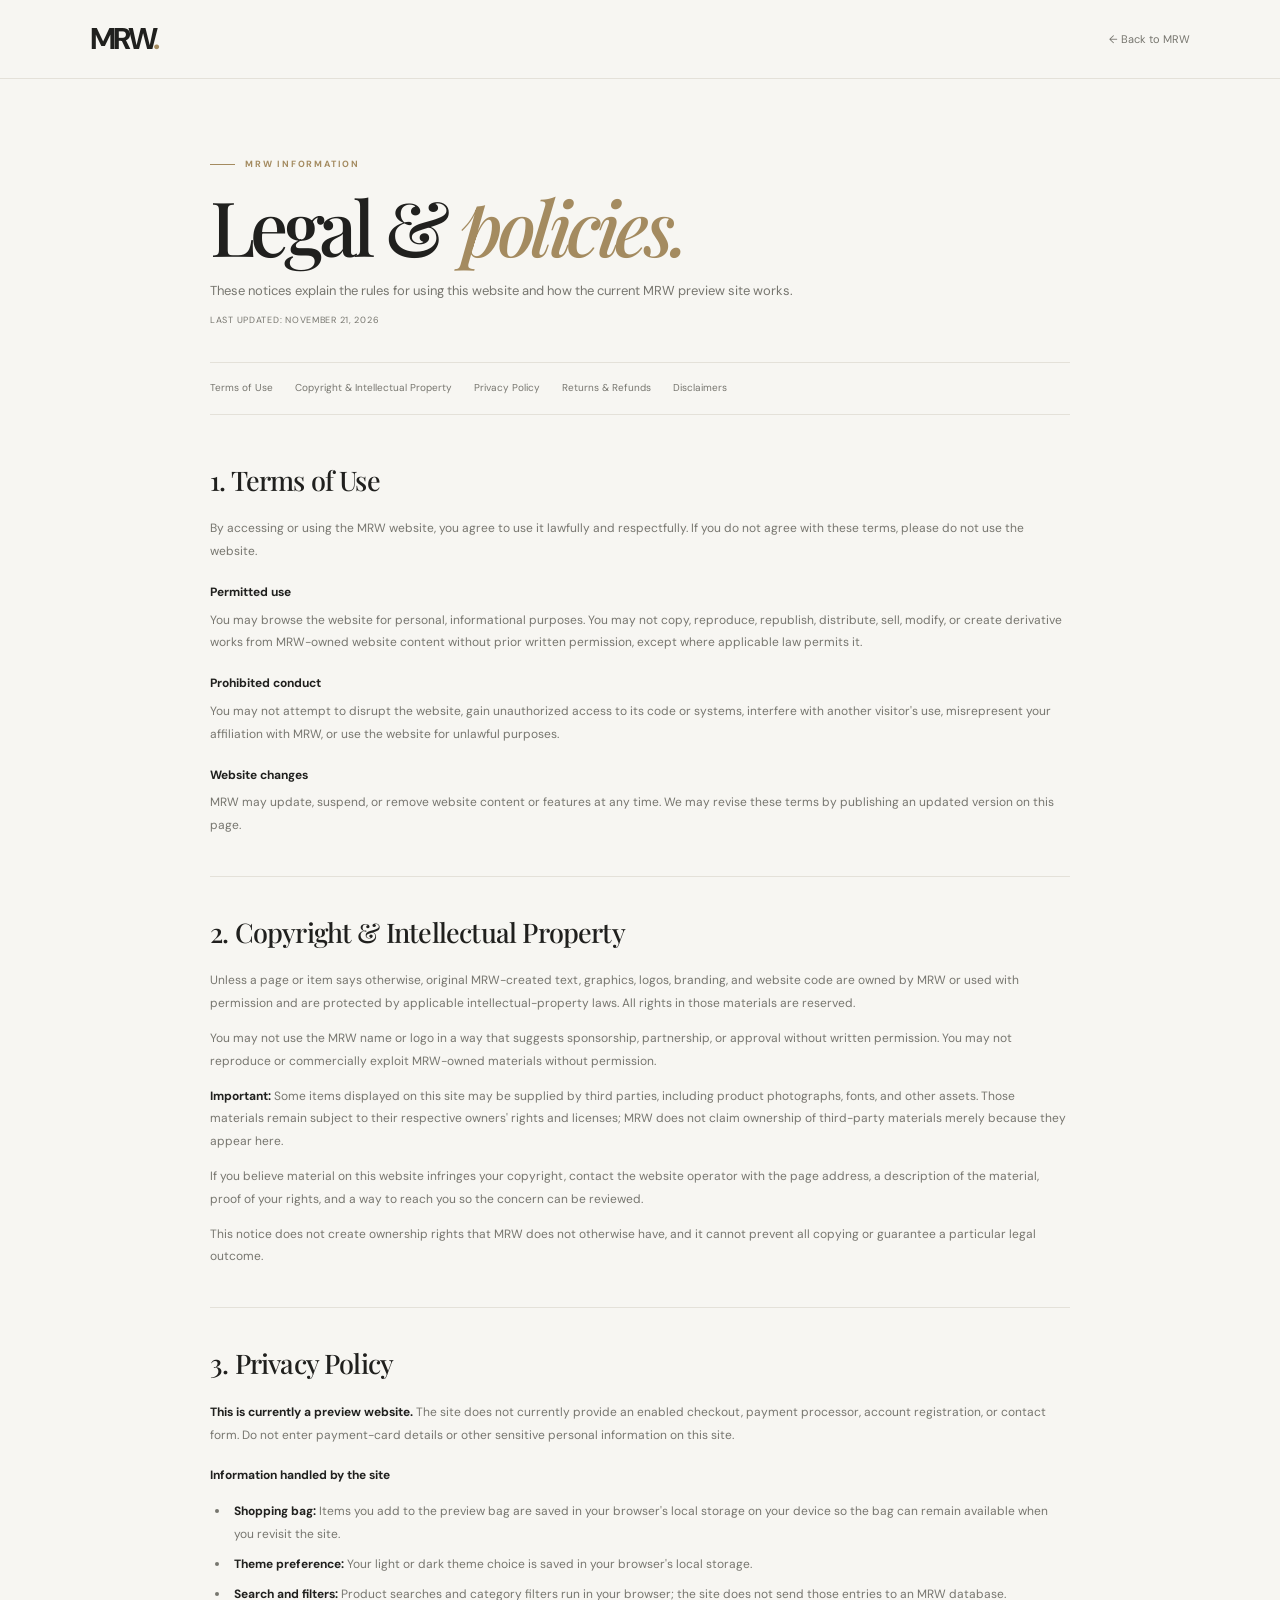
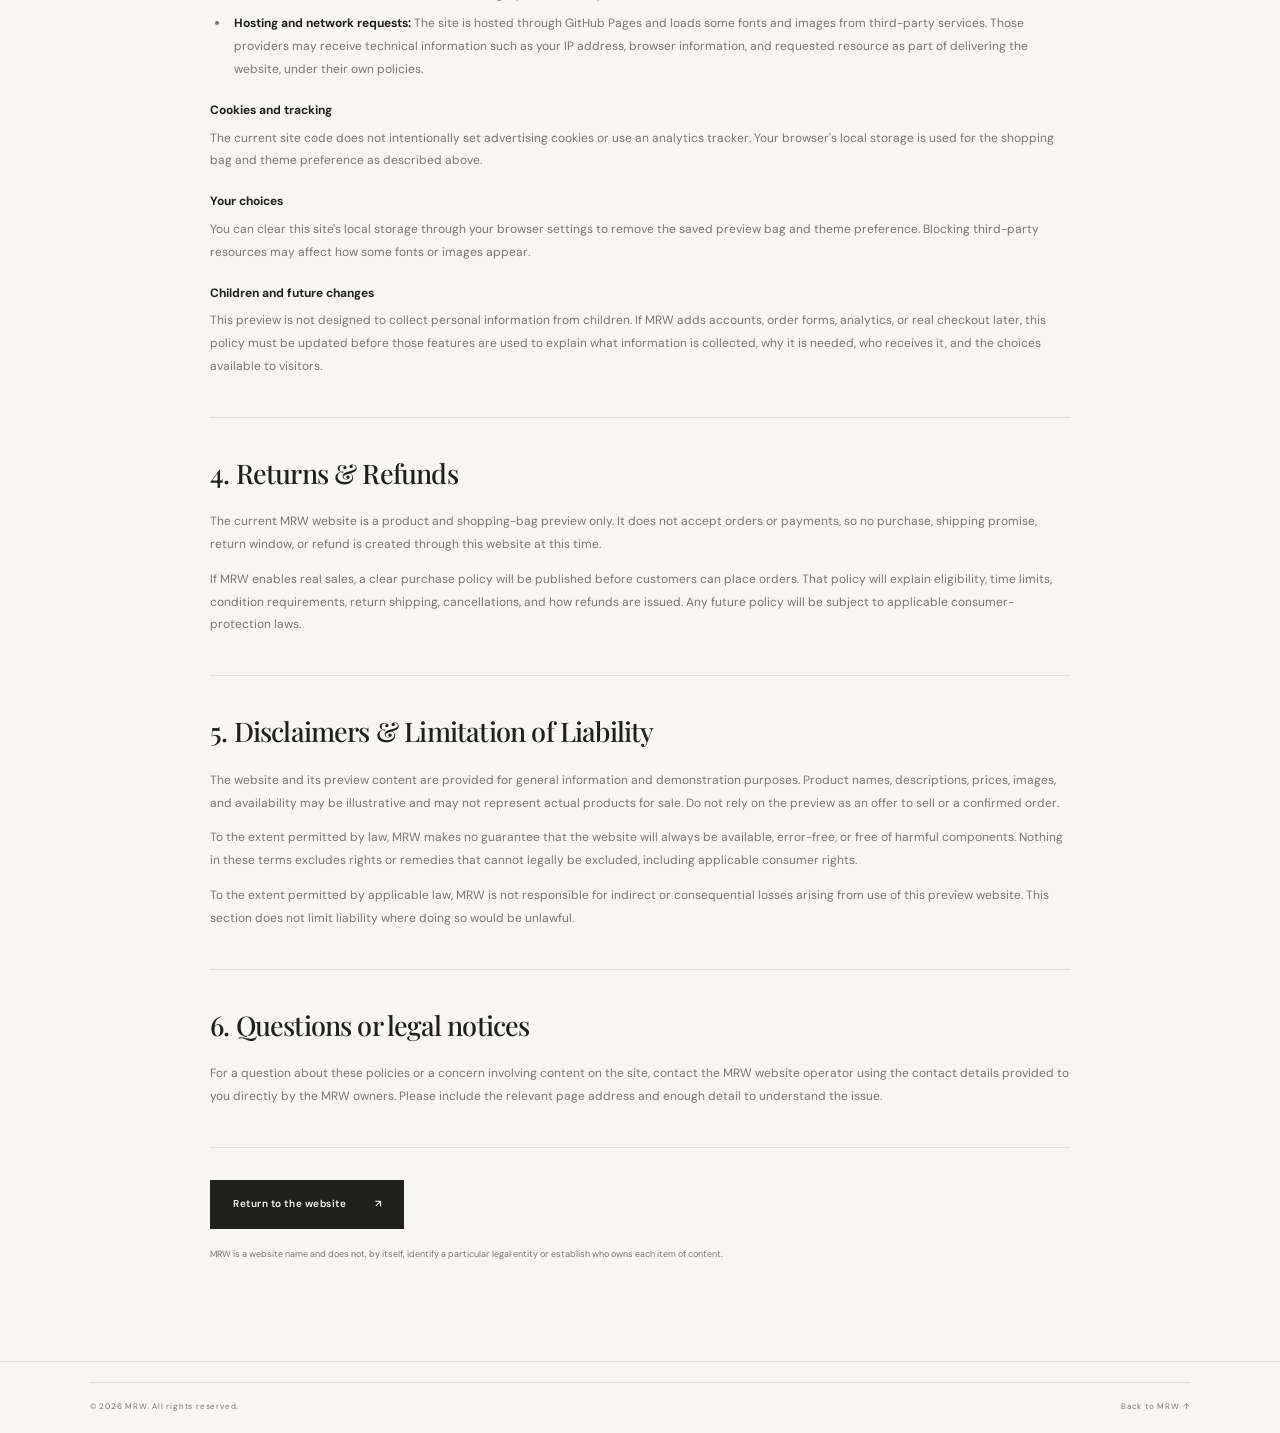
<file: legal.html>
<!doctype html>
<html lang="en">
<head>
  <meta charset="utf-8">
  <meta name="viewport" content="width=device-width, initial-scale=1">
  <meta name="description" content="MRW website terms, privacy information, intellectual property notice, and returns information.">
  <meta name="theme-color" content="#f7f6f2">
  <title>Legal &amp; Policies — MRW</title>
  <link rel="preconnect" href="https://fonts.googleapis.com">
  <link rel="preconnect" href="https://fonts.gstatic.com" crossorigin>
  <link href="https://fonts.googleapis.com/css2?family=DM+Sans:wght@400;500;600;700&family=Playfair+Display:wght@500;600&display=swap" rel="stylesheet">
  <link rel="stylesheet" href="style.css">
</head>
<body class="legal-body">
  <header class="legal-header">
    <a class="wordmark" href="index.html" aria-label="MRW home">MRW<span>.</span></a>
    <a class="back-to-shop" href="index.html">← Back to MRW</a>
  </header>
  <main class="legal-page">
    <p class="eyebrow"><span class="eyebrow-line"></span> MRW INFORMATION</p>
    <h1>Legal &amp; <em>policies.</em></h1>
    <p class="legal-intro">These notices explain the rules for using this website and how the current MRW preview site works.</p>
    <p class="legal-updated">Last updated: November 21, 2026</p>

    <nav class="legal-toc" aria-label="On this page">
      <a href="#terms">Terms of Use</a>
      <a href="#copyright">Copyright &amp; Intellectual Property</a>
      <a href="#privacy">Privacy Policy</a>
      <a href="#returns">Returns &amp; Refunds</a>
      <a href="#disclaimer">Disclaimers</a>
    </nav>

    <section class="legal-section" id="terms">
      <h2>1. Terms of Use</h2>
      <p>By accessing or using the MRW website, you agree to use it lawfully and respectfully. If you do not agree with these terms, please do not use the website.</p>
      <h3>Permitted use</h3>
      <p>You may browse the website for personal, informational purposes. You may not copy, reproduce, republish, distribute, sell, modify, or create derivative works from MRW-owned website content without prior written permission, except where applicable law permits it.</p>
      <h3>Prohibited conduct</h3>
      <p>You may not attempt to disrupt the website, gain unauthorized access to its code or systems, interfere with another visitor's use, misrepresent your affiliation with MRW, or use the website for unlawful purposes.</p>
      <h3>Website changes</h3>
      <p>MRW may update, suspend, or remove website content or features at any time. We may revise these terms by publishing an updated version on this page.</p>
    </section>

    <section class="legal-section" id="copyright">
      <h2>2. Copyright &amp; Intellectual Property</h2>
      <p>Unless a page or item says otherwise, original MRW-created text, graphics, logos, branding, and website code are owned by MRW or used with permission and are protected by applicable intellectual-property laws. All rights in those materials are reserved.</p>
      <p>You may not use the MRW name or logo in a way that suggests sponsorship, partnership, or approval without written permission. You may not reproduce or commercially exploit MRW-owned materials without permission.</p>
      <p><strong>Important:</strong> Some items displayed on this site may be supplied by third parties, including product photographs, fonts, and other assets. Those materials remain subject to their respective owners' rights and licenses; MRW does not claim ownership of third-party materials merely because they appear here.</p>
      <p>If you believe material on this website infringes your copyright, contact the website operator with the page address, a description of the material, proof of your rights, and a way to reach you so the concern can be reviewed.</p>
      <p>This notice does not create ownership rights that MRW does not otherwise have, and it cannot prevent all copying or guarantee a particular legal outcome.</p>
    </section>

    <section class="legal-section" id="privacy">
      <h2>3. Privacy Policy</h2>
      <p><strong>This is currently a preview website.</strong> The site does not currently provide an enabled checkout, payment processor, account registration, or contact form. Do not enter payment-card details or other sensitive personal information on this site.</p>
      <h3>Information handled by the site</h3>
      <ul>
        <li><strong>Shopping bag:</strong> Items you add to the preview bag are saved in your browser's local storage on your device so the bag can remain available when you revisit the site.</li>
        <li><strong>Theme preference:</strong> Your light or dark theme choice is saved in your browser's local storage.</li>
        <li><strong>Search and filters:</strong> Product searches and category filters run in your browser; the site does not send those entries to an MRW database.</li>
        <li><strong>Hosting and network requests:</strong> The site is hosted through GitHub Pages and loads some fonts and images from third-party services. Those providers may receive technical information such as your IP address, browser information, and requested resource as part of delivering the website, under their own policies.</li>
      </ul>
      <h3>Cookies and tracking</h3>
      <p>The current site code does not intentionally set advertising cookies or use an analytics tracker. Your browser's local storage is used for the shopping bag and theme preference as described above.</p>
      <h3>Your choices</h3>
      <p>You can clear this site's local storage through your browser settings to remove the saved preview bag and theme preference. Blocking third-party resources may affect how some fonts or images appear.</p>
      <h3>Children and future changes</h3>
      <p>This preview is not designed to collect personal information from children. If MRW adds accounts, order forms, analytics, or real checkout later, this policy must be updated before those features are used to explain what information is collected, why it is needed, who receives it, and the choices available to visitors.</p>
    </section>

    <section class="legal-section" id="returns">
      <h2>4. Returns &amp; Refunds</h2>
      <p>The current MRW website is a product and shopping-bag preview only. It does not accept orders or payments, so no purchase, shipping promise, return window, or refund is created through this website at this time.</p>
      <p>If MRW enables real sales, a clear purchase policy will be published before customers can place orders. That policy will explain eligibility, time limits, condition requirements, return shipping, cancellations, and how refunds are issued. Any future policy will be subject to applicable consumer-protection laws.</p>
    </section>

    <section class="legal-section" id="disclaimer">
      <h2>5. Disclaimers &amp; Limitation of Liability</h2>
      <p>The website and its preview content are provided for general information and demonstration purposes. Product names, descriptions, prices, images, and availability may be illustrative and may not represent actual products for sale. Do not rely on the preview as an offer to sell or a confirmed order.</p>
      <p>To the extent permitted by law, MRW makes no guarantee that the website will always be available, error-free, or free of harmful components. Nothing in these terms excludes rights or remedies that cannot legally be excluded, including applicable consumer rights.</p>
      <p>To the extent permitted by applicable law, MRW is not responsible for indirect or consequential losses arising from use of this preview website. This section does not limit liability where doing so would be unlawful.</p>
    </section>

    <section class="legal-section" id="contact">
      <h2>6. Questions or legal notices</h2>
      <p>For a question about these policies or a concern involving content on the site, contact the MRW website operator using the contact details provided to you directly by the MRW owners. Please include the relevant page address and enough detail to understand the issue.</p>
    </section>
    <p class="legal-return"><a class="button button-dark" href="index.html">Return to the website <span aria-hidden="true">↗</span></a></p>
    <p class="legal-small">MRW is a website name and does not, by itself, identify a particular legal entity or establish who owns each item of content.</p>
  </main>
  <footer class="site-footer legal-footer">
    <div class="footer-bottom"><span>© 2026 MRW. All rights reserved.</span><a href="index.html">Back to MRW ↑</a></div>
  </footer>
</body>
</html>
</file>
<file: style.css>
:root {
  color-scheme: light;
  --page: #f7f6f2;
  --surface: #fffefa;
  --surface-soft: #efeee8;
  --ink: #20201e;
  --muted: #77766f;
  --line: #e4e1d9;
  --accent: #a48b60;
  --accent-soft: #d8c8a9;
  --shadow: 0 24px 70px rgba(25, 24, 21, .13);
  --header-height: 76px;
}
:root[data-theme="dark"] {
  color-scheme: dark;
  --page: #171715;
  --surface: #20201d;
  --surface-soft: #292823;
  --ink: #f2efe7;
  --muted: #aaa69b;
  --line: #3b3932;
  --accent: #c5aa79;
  --accent-soft: #62543b;
  --shadow: 0 24px 70px rgba(0, 0, 0, .38);
}
* { box-sizing: border-box; }
html { scroll-behavior: smooth; scroll-padding-top: 30px; }
body {
  margin: 0;
  background: var(--page);
  color: var(--ink);
  font-family: "DM Sans", Arial, sans-serif;
  font-size: 14px;
  line-height: 1.65;
  transition: background .25s ease, color .25s ease;
}
body, button, input, select { font-family: "DM Sans", Arial, sans-serif; }
a { color: inherit; text-decoration: none; }
button, input, select { color: inherit; }
button { -webkit-tap-highlight-color: transparent; }
button:focus-visible, a:focus-visible, input:focus-visible, select:focus-visible {
  outline: 2px solid var(--accent);
  outline-offset: 4px;
}
::selection { background: var(--accent-soft); color: var(--ink); }
.announcement-bar {
  min-height: 32px;
  display: grid;
  place-items: center;
  padding: 5px 16px;
  background: #24231f;
  color: #f7f6f2;
  text-align: center;
}
.announcement-bar p {
  margin: 0;
  font-size: 9px;
  font-weight: 500;
  letter-spacing: .14em;
  text-transform: uppercase;
}
.announcement-bar span { padding: 0 5px; color: #cbb58c; }
.site-header {
  position: relative;
  z-index: 10;
  height: var(--header-height);
  display: grid;
  grid-template-columns: 1fr 2fr 1fr;
  align-items: center;
  padding: 0 7%;
  border-bottom: 1px solid var(--line);
  background: var(--page);
}
.wordmark {
  width: fit-content;
  color: var(--ink);
  font-size: 30px;
  font-weight: 700;
  letter-spacing: -.095em;
  line-height: 1;
}
.wordmark span { color: var(--accent); }
.main-nav { display: flex; justify-content: center; align-items: center; gap: clamp(20px, 3vw, 42px); }
.main-nav a {
  position: relative;
  padding: 9px 0;
  color: var(--muted);
  font-size: 11px;
  transition: color .2s ease;
}
.main-nav a::after {
  position: absolute;
  right: 0;
  bottom: 3px;
  left: 0;
  height: 1px;
  background: var(--accent);
  content: "";
  transform: scaleX(0);
  transform-origin: left;
  transition: transform .2s ease;
}
.main-nav a:hover, .main-nav a.active { color: var(--ink); }
.main-nav a:hover::after, .main-nav a.active::after { transform: scaleX(1); }
.header-actions { display: flex; justify-content: flex-end; align-items: center; gap: 22px; }
.icon-button, .bag-button { border: 0; background: transparent; cursor: pointer; }
.icon-button { display: inline-grid; place-items: center; min-width: 34px; min-height: 36px; font-size: 19px; }
.theme-button { color: var(--muted); }
.bag-button { display: inline-flex; align-items: center; gap: 9px; font-size: 11px; letter-spacing: .04em; }
.bag-count {
  display: inline-grid;
  width: 21px;
  height: 21px;
  place-items: center;
  border: 1px solid var(--line);
  border-radius: 50%;
  font-size: 9px;
}
.menu-toggle { display: none; }
.hero {
  display: grid;
  grid-template-columns: minmax(0, .88fr) minmax(0, 1.12fr);
  align-items: center;
  gap: 7%;
  min-height: 600px;
  padding: 62px 7% 75px;
}
.hero-copy { max-width: 490px; padding: 12px 0; }
.eyebrow {
  display: flex;
  align-items: center;
  gap: 10px;
  margin: 0 0 22px;
  color: var(--accent);
  font-size: 9px;
  font-weight: 700;
  letter-spacing: .2em;
}
.eyebrow-line { display: inline-block; width: 25px; height: 1px; background: var(--accent); }
h1, h2, p { margin-top: 0; }
.hero h1 {
  margin: 0 0 23px;
  font-family: "Playfair Display", Georgia, serif;
  font-size: clamp(62px, 7.3vw, 100px);
  font-weight: 500;
  letter-spacing: -.065em;
  line-height: .96;
}
.hero h1 em, .section-heading h2 em, .brand-note h2 em { color: var(--accent); font-weight: 500; }
.hero-description {
  max-width: 355px;
  margin: 0 0 29px;
  color: var(--muted);
  font-size: 13px;
  line-height: 1.95;
}
.button {
  display: inline-flex;
  min-height: 49px;
  align-items: center;
  justify-content: center;
  gap: 28px;
  padding: 0 22px;
  border: 1px solid transparent;
  cursor: pointer;
  font-size: 10px;
  font-weight: 600;
  letter-spacing: .055em;
  transition: transform .2s ease, background .2s ease, border-color .2s ease;
}
.button:hover { transform: translateY(-2px); }
.button-dark { background: var(--ink); color: var(--page); }
.button-dark:hover { background: var(--accent); color: #171715; }
.hero-footnote {
  margin: 37px 0 0;
  color: var(--muted);
  font-size: 8px;
  letter-spacing: .17em;
}
.hero-visual { position: relative; min-width: 0; padding: 0 0 25px 25px; }
.hero-image {
  opacity: 1;
  transition: opacity .35s ease;
  min-height: 445px;
  background: #d8d0c1 url("https://images.unsplash.com/photo-1490481651871-ab68de25d43d?auto=format&fit=crop&w=1500&q=88") center 45% / cover no-repeat;
}
.hero-visual::before {
  position: absolute;
  top: 18px;
  right: 18px;
  bottom: 7px;
  left: 0;
  border: 1px solid var(--accent-soft);
  content: "";
  pointer-events: none;
}
.hero-caption {
  position: relative;
  display: flex;
  justify-content: space-between;
  gap: 10px;
  padding: 12px 2px 0;
  color: var(--muted);
  font-size: 8px;
  letter-spacing: .14em;
}
.hero-stamp {
  position: absolute;
  right: -17px;
  bottom: 78px;
  display: grid;
  width: 88px;
  height: 88px;
  place-content: center;
  border: 1px solid rgba(255,255,255,.65);
  border-radius: 50%;
  background: rgba(247,246,242,.92);
  color: #282722;
  font-size: 19px;
  font-weight: 700;
  letter-spacing: -.08em;
  line-height: 1;
  text-align: center;
}
.hero-stamp span { margin-top: 5px; font-size: 6px; font-weight: 500; letter-spacing: .14em; line-height: 1.5; }
.intro-strip {
  display: grid;
  grid-template-columns: repeat(3, 1fr);
  padding: 22px 7%;
  border-top: 1px solid var(--line);
  border-bottom: 1px solid var(--line);
  background: var(--surface);
}
.intro-strip div { display: flex; align-items: center; justify-content: center; gap: 12px; }
.intro-strip div + div { border-left: 1px solid var(--line); }
.intro-strip span:last-child { font-size: 10px; letter-spacing: .035em; }
.intro-number { color: var(--accent); font-size: 9px; letter-spacing: .1em; }
.shop-section { padding: 105px 7% 110px; background: var(--surface); }
.section-heading { display: flex; align-items: end; justify-content: space-between; gap: 30px; margin-bottom: 42px; }
.section-heading .eyebrow { margin-bottom: 18px; }
.section-heading h2, .brand-note h2 {
  margin: 0;
  font-family: "Playfair Display", Georgia, serif;
  font-size: clamp(40px, 4.5vw, 58px);
  font-weight: 500;
  letter-spacing: -.05em;
  line-height: 1.03;
}
.section-note { max-width: 280px; margin: 0 0 5px; color: var(--muted); font-size: 12px; line-height: 1.9; }
.shop-tools {
  display: flex;
  align-items: center;
  justify-content: space-between;
  gap: 18px;
  margin-bottom: 27px;
  padding-bottom: 15px;
  border-bottom: 1px solid var(--line);
}
.category-filters, .shop-controls { display: flex; align-items: center; gap: 7px; }
.filter-button {
  padding: 8px 12px;
  border: 1px solid transparent;
  background: transparent;
  color: var(--muted);
  cursor: pointer;
  font-size: 10px;
  transition: color .2s ease, border-color .2s ease, background .2s ease;
}
.filter-button:hover { color: var(--ink); }
.filter-button.active { border-color: var(--line); background: var(--page); color: var(--ink); }
.shop-controls { gap: 10px; }
.search-wrap input, .shop-controls select {
  height: 37px;
  border: 1px solid var(--line);
  border-radius: 0;
  background: var(--page);
  color: var(--ink);
  font-size: 10px;
}
.search-wrap input { width: 185px; padding: 0 11px; }
.search-wrap input::placeholder { color: var(--muted); }
.shop-controls select { min-width: 128px; padding: 0 9px; }
.product-grid { display: grid; grid-template-columns: repeat(3, minmax(0, 1fr)); gap: 38px 19px; }
.product-card { min-width: 0; }
.product-image-wrap { position: relative; overflow: hidden; aspect-ratio: 4 / 4.7; background: var(--surface-soft); }
.product-image {
  display: block;
  width: 100%;
  height: 100%;
  object-fit: cover;
  transition: transform .55s cubic-bezier(.2,.7,.2,1);
}
.product-card:hover .product-image { transform: scale(1.045); }
.product-image--contain { object-fit: contain; padding: 5%; }
.product-card:hover .product-image--contain { transform: none; }
.product-tag {
  position: absolute;
  top: 13px;
  left: 13px;
  padding: 6px 9px;
  background: var(--surface);
  color: var(--ink);
  font-size: 8px;
  letter-spacing: .1em;
  text-transform: uppercase;
}
.quick-add {
  position: absolute;
  right: 12px;
  bottom: 12px;
  left: 12px;
  min-height: 41px;
  border: 0;
  background: rgba(255,254,250,.96);
  color: #20201e;
  cursor: pointer;
  font-size: 9px;
  font-weight: 600;
  letter-spacing: .12em;
  text-transform: uppercase;
  opacity: 0;
  transform: translateY(7px);
  transition: opacity .2s ease, transform .2s ease, background .2s ease;
}
.product-card:hover .quick-add, .quick-add:focus-visible { opacity: 1; transform: translateY(0); }
.quick-add:hover { background: #e8dfcf; }
.product-info { display: flex; justify-content: space-between; gap: 12px; padding-top: 14px; }
.product-name { margin: 0; font-size: 11px; font-weight: 600; letter-spacing: .01em; }
.product-category { margin: 4px 0 0; color: var(--muted); font-size: 9px; text-transform: capitalize; }
.product-price { margin: 0; font-size: 11px; white-space: nowrap; }
.empty-state { padding: 45px 0; color: var(--muted); text-align: center; }
.demo-note { margin: 36px 0 0; color: var(--muted); font-size: 9px; text-align: center; }
.brand-note { padding: 112px 20px 116px; text-align: center; }
.brand-note .eyebrow { justify-content: center; margin-bottom: 20px; }
.brand-note h2 { font-size: clamp(42px, 5vw, 64px); }
.brand-note > p:not(.eyebrow) { max-width: 430px; margin: 22px auto 20px; color: var(--muted); font-size: 12px; line-height: 1.95; }
.text-link { display: inline-flex; align-items: center; gap: 20px; padding: 8px 0; border-bottom: 1px solid var(--accent); font-size: 10px; font-weight: 600; letter-spacing: .06em; }
.site-footer { padding: 34px 7% 20px; border-top: 1px solid var(--line); }
.footer-main { display: flex; align-items: center; justify-content: space-between; gap: 24px; padding-bottom: 30px; }
.footer-main p { margin: 0; color: var(--muted); font-size: 11px; line-height: 1.7; }
.back-to-top { color: var(--muted); font-size: 10px; }
.footer-bottom { display: flex; justify-content: space-between; gap: 15px; padding-top: 17px; border-top: 1px solid var(--line); color: var(--muted); font-size: 8px; letter-spacing: .1em; }
.drawer-backdrop { position: fixed; z-index: 19; inset: 0; background: rgba(0,0,0,.42); }
.drawer-backdrop[hidden] { display: none; }
.bag-drawer {
  position: fixed;
  z-index: 20;
  top: 0;
  right: 0;
  bottom: 0;
  display: flex;
  width: min(440px, 100%);
  flex-direction: column;
  padding: 28px;
  background: var(--surface);
  box-shadow: var(--shadow);
  transform: translateX(105%);
  transition: transform .3s ease;
}
.bag-drawer.open { transform: translateX(0); }
.drawer-header { display: flex; align-items: flex-start; justify-content: space-between; padding-bottom: 22px; border-bottom: 1px solid var(--line); }
.drawer-header .eyebrow { margin-bottom: 7px; }
.drawer-header h2 { margin: 0; font-family: "Playfair Display", Georgia, serif; font-size: 30px; font-weight: 500; }
.drawer-header h2 span { color: var(--muted); font-family: "DM Sans", Arial, sans-serif; font-size: 11px; }
.close-button { font-size: 27px; font-weight: 300; }
.bag-items { flex: 1; overflow: auto; padding: 19px 0; }
.bag-empty { padding: 38px 0; color: var(--muted); text-align: center; font-size: 12px; }
.bag-item { display: grid; grid-template-columns: 76px minmax(0,1fr) auto; gap: 13px; padding: 0 0 17px; margin-bottom: 17px; border-bottom: 1px solid var(--line); }
.bag-item img { width: 76px; height: 91px; object-fit: cover; background: var(--surface-soft); }
.bag-item h3 { margin: 3px 0; font-size: 11px; }
.bag-item p { margin: 0; color: var(--muted); font-size: 10px; }
.quantity-controls { display: flex; align-items: center; gap: 10px; margin-top: 10px; }
.quantity-controls button, .remove-item { border: 1px solid var(--line); background: transparent; cursor: pointer; }
.quantity-controls button { width: 25px; height: 25px; }
.quantity-controls span { font-size: 10px; }
.remove-item { align-self: start; padding: 4px 7px; color: var(--muted); font-size: 9px; }
.bag-footer { padding-top: 18px; border-top: 1px solid var(--line); }
.subtotal { display: flex; justify-content: space-between; font-size: 12px; }
.bag-footer > p, .bag-footer small { display: block; margin: 8px 0 16px; color: var(--muted); font-size: 9px; }
.checkout-button { width: 100%; }
.bag-footer small { margin: 12px 0 0; text-align: center; }
.toast {
  position: fixed;
  z-index: 30;
  right: 20px;
  bottom: 20px;
  padding: 12px 18px;
  background: var(--ink);
  color: var(--page);
  font-size: 10px;
  opacity: 0;
  pointer-events: none;
  transform: translateY(8px);
  transition: opacity .2s ease, transform .2s ease;
}
.toast.show { opacity: 1; transform: translateY(0); }
.visually-hidden {
  position: absolute;
  width: 1px;
  height: 1px;
  padding: 0;
  margin: -1px;
  overflow: hidden;
  clip: rect(0,0,0,0);
  white-space: nowrap;
  border: 0;
}
@media (max-width: 980px) {
  .site-header { padding-right: 5%; padding-left: 5%; }
  .hero { min-height: 540px; gap: 5%; padding-right: 5%; padding-left: 5%; }
  .hero-image { min-height: 390px; }
  .shop-section { padding-right: 5%; padding-left: 5%; }
  .product-grid { grid-template-columns: repeat(2, minmax(0,1fr)); gap: 30px 16px; }
  .site-footer { padding-right: 5%; padding-left: 5%; }
}
@media (max-width: 680px) {
  :root { --header-height: 66px; }
  .announcement-bar p { font-size: 8px; letter-spacing: .1em; }
  .site-header { grid-template-columns: 1fr auto auto; gap: 13px; }
  .wordmark { font-size: 27px; }
  .menu-toggle { display: flex; grid-column: 2; grid-row: 1; flex-direction: column; justify-content: center; gap: 5px; }
  .menu-toggle span { display: block; width: 18px; height: 1px; background: var(--ink); }
  .header-actions { grid-column: 3; grid-row: 1; gap: 8px; }
  .main-nav {
    position: absolute;
    top: var(--header-height);
    right: 0;
    left: 0;
    display: none;
    flex-direction: column;
    align-items: stretch;
    gap: 0;
    padding: 9px 5% 17px;
    border-bottom: 1px solid var(--line);
    background: var(--page);
  }
  .main-nav.open { display: flex; }
  .main-nav a { padding: 11px 0; }
  .main-nav a::after { display: none; }
  .hero { grid-template-columns: 1fr; gap: 33px; min-height: auto; padding: 54px 5% 55px; }
  .hero-copy { padding: 0; }
  .hero h1 { font-size: clamp(65px, 15vw, 82px); }
  .hero-description { max-width: 330px; }
  .hero-footnote { margin-top: 27px; }
  .hero-visual { padding-left: 14px; }
  .hero-image { min-height: 350px; }
  .hero-stamp { right: -7px; bottom: 67px; width: 75px; height: 75px; font-size: 16px; }
  .hero-caption { font-size: 7px; }
  .intro-strip { padding: 18px 4%; }
  .intro-strip div { flex-direction: column; gap: 3px; text-align: center; }
  .intro-strip span:last-child { font-size: 8px; }
  .shop-section { padding: 75px 5% 78px; }
  .section-heading { display: block; margin-bottom: 30px; }
  .section-heading h2 { font-size: 46px; }
  .section-note { max-width: 340px; margin-top: 15px; }
  .shop-tools { align-items: stretch; flex-direction: column; gap: 13px; }
  .category-filters { max-width: 100%; overflow-x: auto; padding-bottom: 3px; }
  .filter-button { flex: 0 0 auto; padding: 8px 10px; white-space: nowrap; }
  .shop-controls { width: 100%; }
  .search-wrap { flex: 1; min-width: 0; }
  .search-wrap input { width: 100%; }
  .shop-controls select { min-width: 115px; }
  .product-grid { gap: 25px 11px; }
  .product-image-wrap { aspect-ratio: 4 / 4.9; }
  .product-info { display: block; padding-top: 11px; }
  .product-name { font-size: 10px; }
  .product-price { margin-top: 5px; font-size: 10px; }
  .product-tag { top: 8px; left: 8px; padding: 5px 6px; font-size: 7px; }
  .quick-add { right: 7px; bottom: 7px; left: 7px; min-height: 34px; font-size: 8px; opacity: 1; transform: none; }
  .brand-note { padding: 78px 20px 82px; }
  .brand-note h2 { font-size: 46px; }
  .site-footer { padding: 27px 5% 17px; }
  .footer-main { flex-wrap: wrap; gap: 18px; padding-bottom: 22px; }
  .footer-main p { flex: 1; min-width: 120px; font-size: 10px; }
  .back-to-top { margin-left: auto; }
  .footer-bottom { font-size: 7px; letter-spacing: .07em; }
  .bag-drawer { padding: 23px 19px; }
}
@media (max-width: 370px) {
  .header-actions { gap: 3px; }
  .bag-button { gap: 5px; }
  .product-grid { gap: 22px 9px; }
  .footer-bottom span:last-child { display: none; }
}
@media (hover: none) {
  .quick-add { opacity: 1; transform: none; }
}
@media (prefers-reduced-motion: reduce) {
  *, *::before, *::after { scroll-behavior: auto !important; transition-duration: .01ms !important; animation-duration: .01ms !important; animation-iteration-count: 1 !important; }
}

/* Legal information page and footer links */
.footer-legal {
  display: flex;
  flex-wrap: wrap;
  gap: 12px 25px;
  padding: 0 0 20px;
  border-bottom: 1px solid var(--line);
}
.footer-legal a, .legal-toc a {
  color: var(--muted);
  font-size: 10px;
  transition: color .2s ease;
}
.footer-legal a:hover, .legal-toc a:hover { color: var(--accent); }
.legal-body { min-height: 100vh; }
.legal-header {
  display: flex;
  align-items: center;
  justify-content: space-between;
  padding: 24px 7%;
  border-bottom: 1px solid var(--line);
}
.back-to-shop { color: var(--muted); font-size: 11px; }
.legal-page { width: min(860px, 86%); margin: 0 auto; padding: 78px 0 90px; }
.legal-page > .eyebrow { margin-bottom: 16px; }
.legal-page h1 {
  margin: 0 0 16px;
  font-family: "Playfair Display", Georgia, serif;
  font-size: clamp(48px, 7vw, 76px);
  font-weight: 500;
  letter-spacing: -.06em;
  line-height: 1;
}
.legal-page h1 em { color: var(--accent); font-weight: 500; }
.legal-intro { max-width: 620px; margin: 0 0 12px; color: var(--muted); font-size: 13px; }
.legal-updated { color: var(--muted); font-size: 9px; letter-spacing: .08em; text-transform: uppercase; }
.legal-toc {
  display: flex;
  flex-wrap: wrap;
  gap: 10px 22px;
  margin: 34px 0 10px;
  padding: 17px 0;
  border-top: 1px solid var(--line);
  border-bottom: 1px solid var(--line);
}
.legal-section { padding: 33px 0 27px; border-bottom: 1px solid var(--line); scroll-margin-top: 20px; }
.legal-section h2 {
  margin: 0 0 15px;
  font-family: "Playfair Display", Georgia, serif;
  font-size: 27px;
  font-weight: 500;
  letter-spacing: -.03em;
}
.legal-section h3 { margin: 20px 0 6px; font-size: 12px; font-weight: 700; }
.legal-section p, .legal-section li { color: var(--muted); font-size: 12px; line-height: 1.9; }
.legal-section ul { padding-left: 20px; }
.legal-section li { padding-left: 4px; margin: 7px 0; }
.legal-section strong { color: var(--ink); }
.legal-return { margin: 32px 0 18px; }
.legal-small { color: var(--muted); font-size: 9px; }
.legal-footer { padding-top: 20px; }
@media (max-width: 680px) {
  .footer-legal { gap: 11px 18px; }
  .legal-header { padding: 20px 5%; }
  .legal-page { width: 90%; padding: 55px 0 65px; }
  .legal-page h1 { font-size: 52px; }
  .legal-section h2 { font-size: 24px; }
}


/* Hoodie size selector */
.product-info--sized {
  align-items: stretch;
  flex-direction: column;
  gap: 9px;
}
.product-info--sized .product-price { align-self: flex-start; }
.product-size-select {
  width: 100%;
  min-height: 39px;
  padding: 0 11px;
  border: 1px solid var(--line);
  border-radius: 0;
  background: var(--surface);
  color: var(--ink);
  font-size: 10px;
  cursor: pointer;
}
.product-size-select:focus-visible {
  outline: 2px solid var(--accent);
  outline-offset: 2px;
}
</file>
